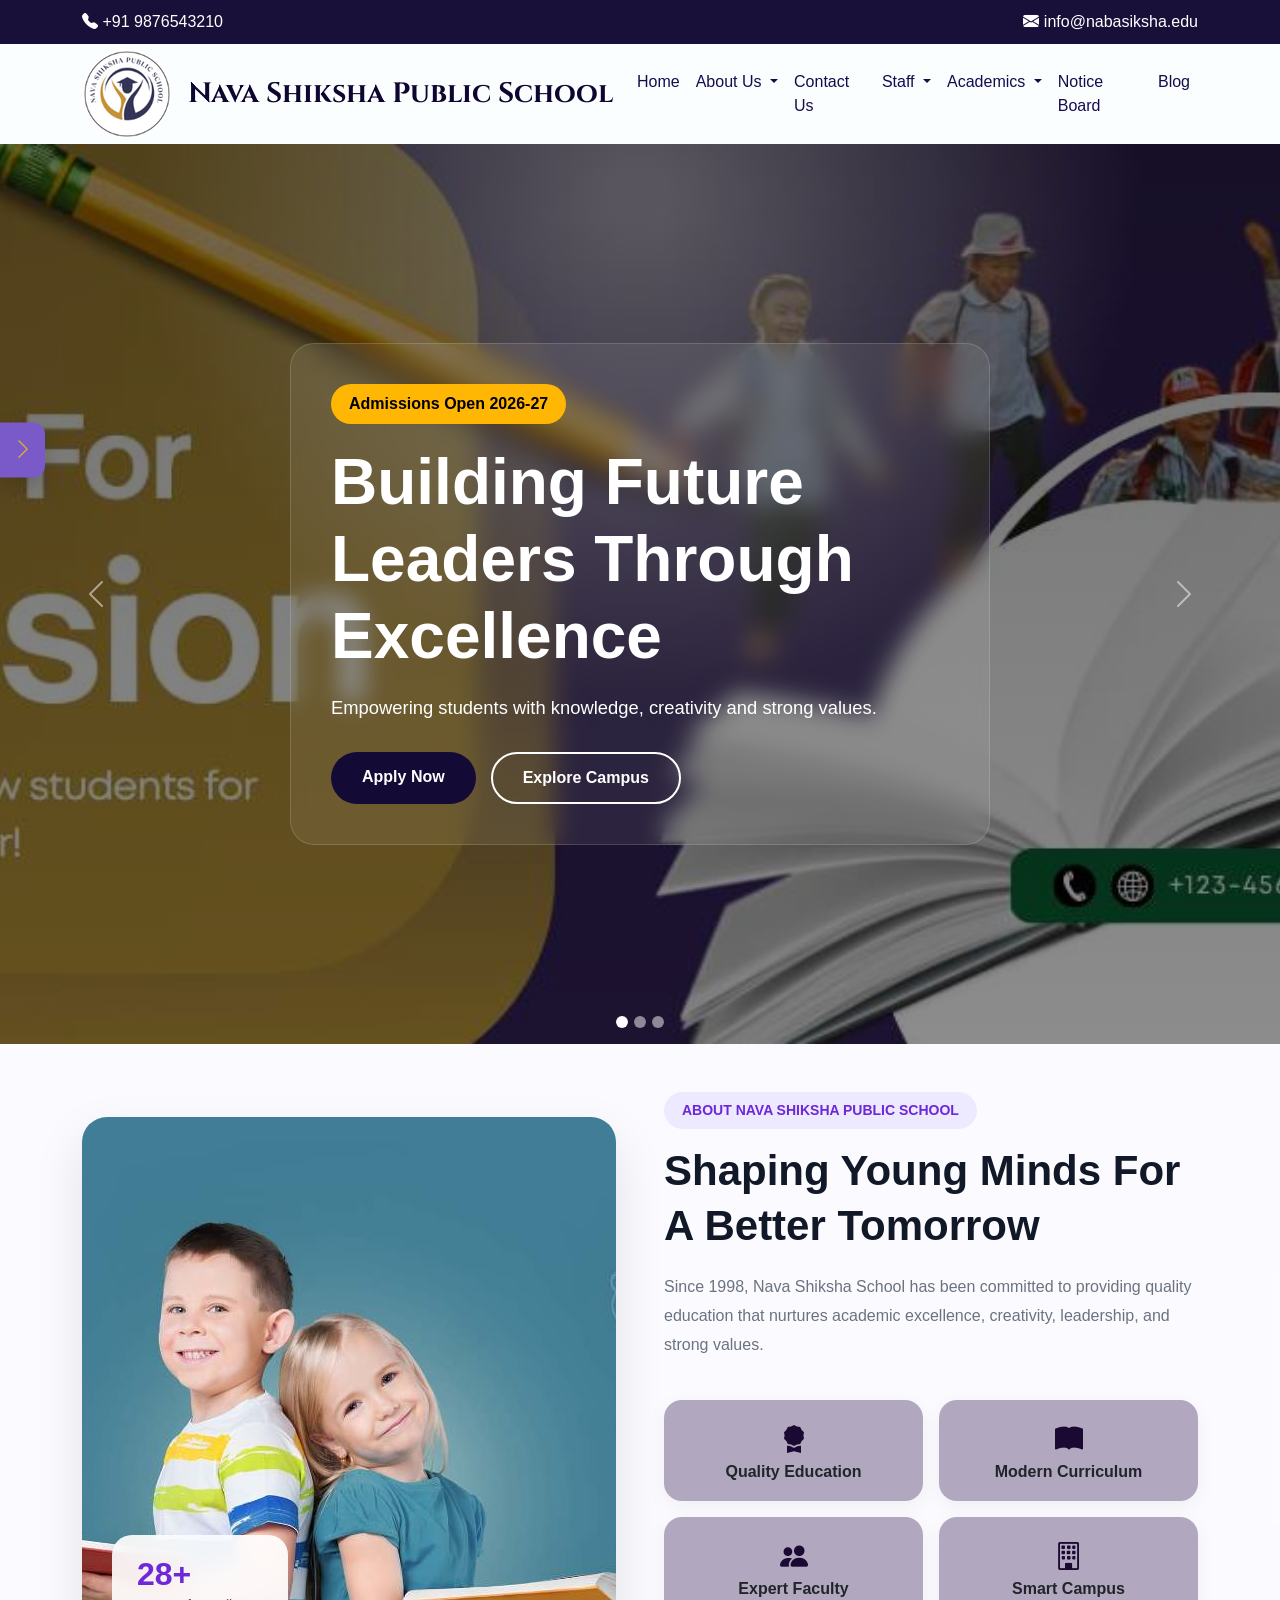
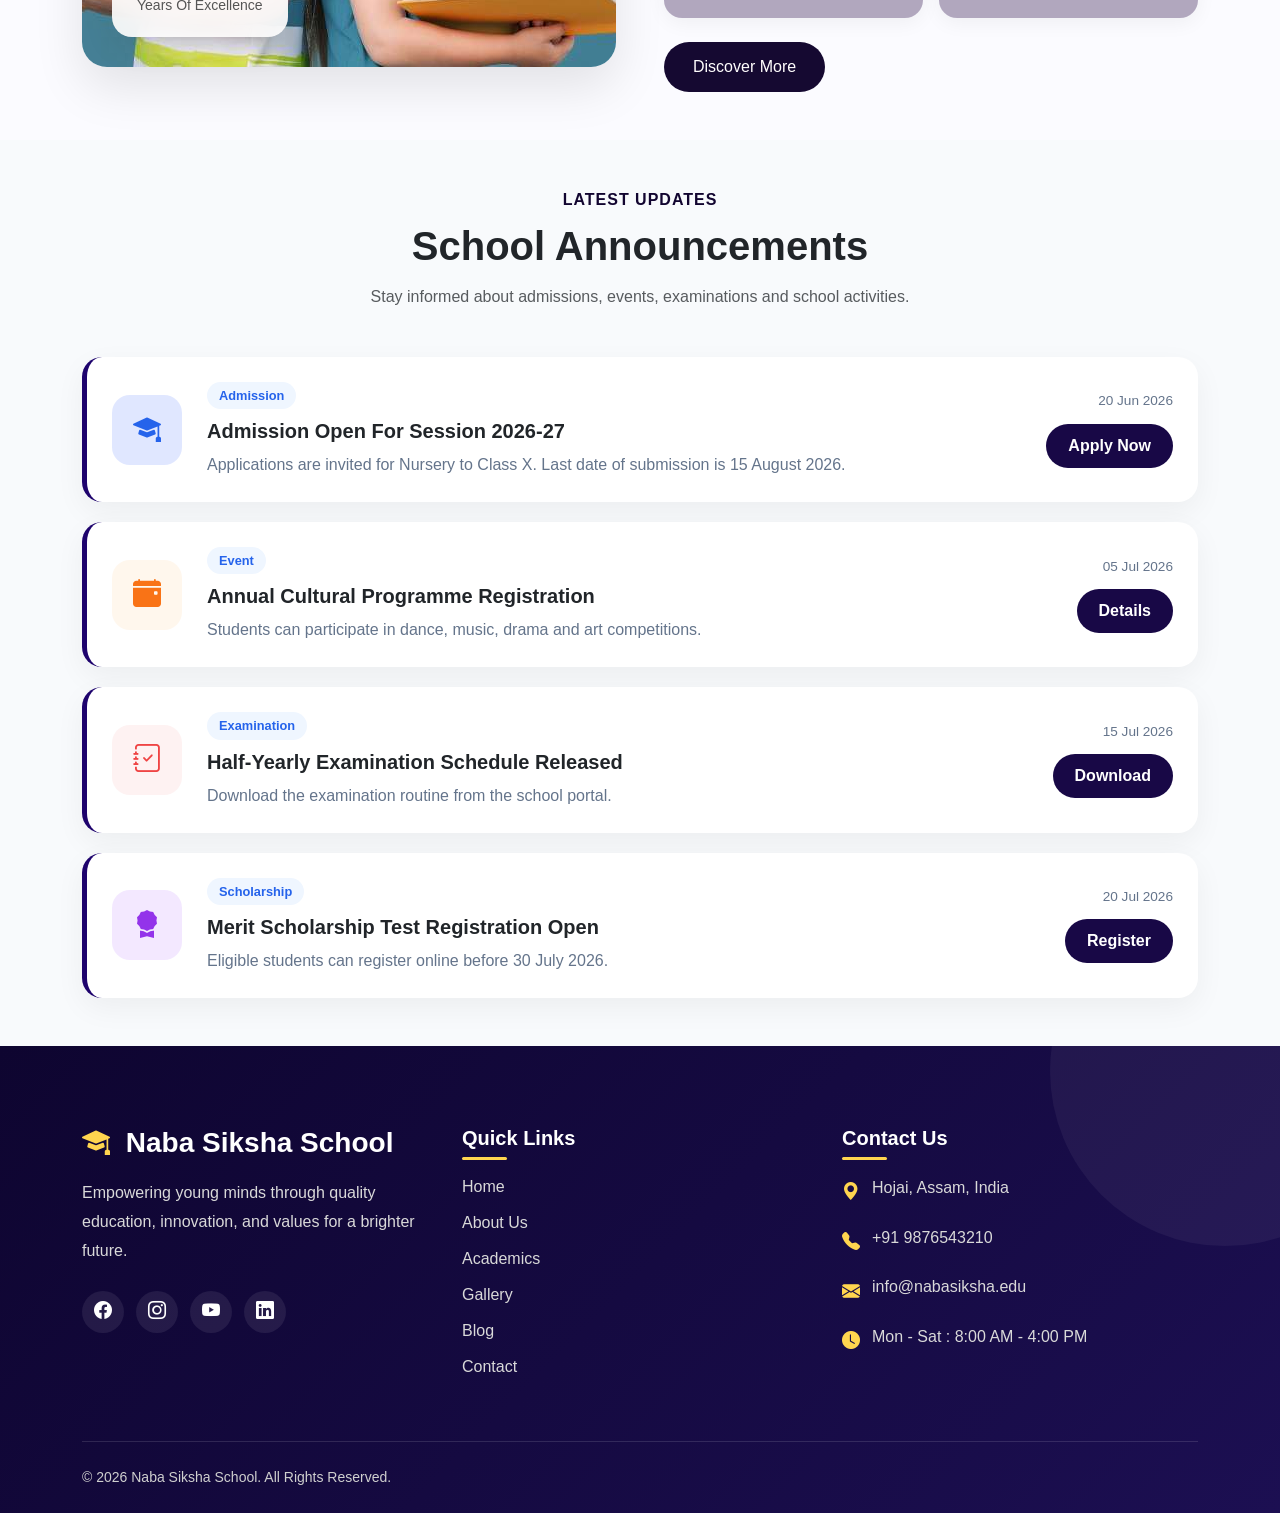
<file: index.html>
<!DOCTYPE html>
<html lang="en">
<head>
<meta charset="UTF-8">
<meta name="viewport" content="width=device-width, initial-scale=1.0">

<title>Naba Siksha School</title>

<!--Google Fonts-->
<link rel="preconnect" href="https://fonts.googleapis.com">
<link href="https://fonts.googleapis.com/css2?family=Cinzel:wght@500;600;700&display=swap" rel="stylesheet">

<link href="https://cdn.jsdelivr.net/npm/bootstrap@5.3.3/dist/css/bootstrap.min.css" rel="stylesheet">

<link rel="stylesheet" href="https://cdn.jsdelivr.net/npm/bootstrap-icons@1.11.3/font/bootstrap-icons.css">

<link rel="stylesheet"
href="https://cdn.jsdelivr.net/npm/bootstrap-icons@1.11.3/font/bootstrap-icons.min.css">
<link rel="stylesheet" href="https://cdn.jsdelivr.net/npm/bootstrap-icons@1.11.3/font/bootstrap-icons.css">

<link rel="stylesheet" href="assets/css/index.css">
</head>

<body>

<!-- Top Header -->
<div class="top-header">
    <div class="container">
        <div class="row">
            <div class="col-md-6">
                <span><i class="bi bi-telephone-fill"></i> +91 9876543210</span>
            </div>

            <div class="col-md-6 text-end">
                <span><i class="bi bi-envelope-fill"></i> info@nabasiksha.edu</span>
            </div>
        </div>
    </div>
</div>

<!-- Navbar -->
<nav class="navbar navbar-expand-lg navbar-dark sticky-top">
    <div class="container">

       <a class="navbar-brand d-flex align-items-center" href="index.html">
    
    <img src="assets/image/logo/logo.png"
         alt="School Logo"
         class="school-logo">

    <div class="ms-3">
        <h5 class="mb-0 school-name">
            Nava Shiksha Public School
        
    </div>

</a>

      <button class="navbar-toggler custom-toggler"
        type="button"
        data-bs-toggle="collapse"
        data-bs-target="#navbarContent"
        aria-label="Toggle navigation">

    <span></span>
    <span></span>
    <span></span>

</button>

        <div class="collapse navbar-collapse" id="navbarContent">

            <ul class="navbar-nav ms-auto">

                <li class="nav-item">
                    <a class="nav-link active" href="#">Home</a>
                </li>

                <li class="nav-item dropdown">
                    <a class="nav-link dropdown-toggle"
                       href="aboutus.html"
                       data-bs-toggle="dropdown">
                        About Us
                    </a>

                    <ul class="dropdown-menu">
                        <li>
                            <a class="dropdown-item" href="aboutus.html">
                                About The School
                            </a>
                        </li>

                        <li>
                            <a class="dropdown-item" href="#">
                                Vision & Goals
                            </a>
                        </li>
                    </ul>
                </li>
                 <li class="nav-item">
                    <a class="nav-link active" href="contactus.html">Contact Us</a>
                </li>

                <li class="nav-item dropdown">
                    <a class="nav-link dropdown-toggle"
                       href="#"
                       data-bs-toggle="dropdown">
                        Staff
                    </a>

                    <ul class="dropdown-menu">
                        <li><a class="dropdown-item" href="#">Rector's Message</a></li>
                        <li><a class="dropdown-item" href="#">Principal's Message</a></li>
                        <li><a class="dropdown-item" href="#">Our Faculty</a></li>
                        <li><a class="dropdown-item" href="#">Governing Body</a></li>
                    </ul>
                </li>

                <li class="nav-item dropdown">
                    <a class="nav-link dropdown-toggle"
                       href="#"
                       data-bs-toggle="dropdown">
                        Academics
                    </a>

                    <ul class="dropdown-menu">
                        <li><a class="dropdown-item" href="#">Sports</a></li>
                        <li><a class="dropdown-item" href="#">Occasions</a></li>
                        <li><a class="dropdown-item" href="#">Parent Teacher Meet</a></li>
                    </ul>
                </li>

                <li class="nav-item">
                    <a class="nav-link" href="noticeboard.html">Notice Board</a>
                </li>

                <li class="nav-item">
                    <a class="nav-link" href="#">Blog</a>
                </li>

            </ul>

        </div>
    </div>
</nav>

<!-- Hero Section -->
<section class="hero-section">

    <div id="schoolSlider"
         class="carousel slide carousel-fade"
         data-bs-ride="carousel">

        <!-- Indicators -->
        <div class="carousel-indicators">
            <button type="button"
                    data-bs-target="#schoolSlider"
                    data-bs-slide-to="0"
                    class="active"></button>

            <button type="button"
                    data-bs-target="#schoolSlider"
                    data-bs-slide-to="1"></button>

            <button type="button"
                    data-bs-target="#schoolSlider"
                    data-bs-slide-to="2"></button>
        </div>

        <div class="carousel-inner">

            <!-- Slide 1 -->
            <div class="carousel-item active">
                <img src="assets/image/1.jpg" class="d-block w-100" alt="School">

                <div class="overlay"></div>

               <div class="carousel-caption d-flex align-items-center justify-content-center h-100">
                    <div class="hero-content">
                        <span class="hero-badge">
                            Admissions Open 2026-27
                        </span>

                        <h1>
                            Building Future Leaders Through Excellence
                        </h1>

                        <p>
                            Empowering students with knowledge,
                            creativity and strong values.
                        </p>

                        <div class="hero-buttons">
                            <a href="#" class="btn btn-primary-custom">
                                Apply Now
                            </a>

                            <a href="#" class="btn btn-outline-custom">
                                Explore Campus
                            </a>
                        </div>
                    </div>
                </div>
            </div>

            <!-- Slide 2 -->
            <div class="carousel-item">
                <img src="assets/image/2.jpg" class="d-block w-100" alt="Students">

                <div class="overlay"></div>

                <div class="carousel-caption d-flex align-items-center justify-content-center h-100">
                    <div class="hero-content">
                        <span class="hero-badge">
                            Learn • Lead • Inspire
                        </span>

                        <h1>
                            Where Knowledge Meets Character
                        </h1>

                        <p>
                            Creating confident learners and responsible
                            citizens for tomorrow.
                        </p>
                    </div>
                </div>
            </div>

            <!-- Slide 3 -->
            <div class="carousel-item">
                <img src="assets/image/3.jpg" class="d-block w-100" alt="Campus">

                <div class="overlay"></div>

               <div class="carousel-caption d-flex align-items-center justify-content-center h-100">
                    <div class="hero-content">
                        <span class="hero-badge">
                            Modern Learning Environment
                        </span>

                        <h1>
                            Preparing Students For The Future
                        </h1>

                        <p>
                            Smart classrooms, innovation and holistic
                            development.
                        </p>
                    </div>
                </div>
            </div>

        </div>

        <!-- Controls -->
        <button class="carousel-control-prev"
                type="button"
                data-bs-target="#schoolSlider"
                data-bs-slide="prev">
            <span class="carousel-control-prev-icon"></span>
        </button>

        <button class="carousel-control-next"
                type="button"
                data-bs-target="#schoolSlider"
                data-bs-slide="next">
            <span class="carousel-control-next-icon"></span>
        </button>

    </div>

</section>
<!-- About Section -->
<section class="about-section py-5">
    <div class="container">

        <div class="row align-items-center g-5">

            <!-- Left Image -->
            <div class="col-lg-6">

                <div class="about-image-box">

                    <img src="assets/image/about.jpg"
                         class="img-fluid about-img"
                         alt="School">

                    <div class="experience-card">
                        <h2>28+</h2>
                        <span>Years Of Excellence</span>
                    </div>

                </div>

            </div>

            <!-- Right Content -->
            <div class="col-lg-6">

                <span class="section-tag">
                    ABOUT NAVA SHIKSHA PUBLIC SCHOOL
                </span>

                <h2 class="about-title">
                    Shaping Young Minds For A Better Tomorrow
                </h2>

                <p class="about-text">
                    Since 1998, Nava Shiksha School has been committed
                    to providing quality education that nurtures
                    academic excellence, creativity, leadership,
                    and strong values.
                </p>

                <!-- Features -->
                <div class="row g-3 mt-4">

                    <div class="col-6">
                        <div class="feature-card">
                            <i class="bi bi-award-fill"></i>
                            <h6>Quality Education</h6>
                        </div>
                    </div>

                    <div class="col-6">
                        <div class="feature-card">
                            <i class="bi bi-book-fill"></i>
                            <h6>Modern Curriculum</h6>
                        </div>
                    </div>

                    <div class="col-6">
                        <div class="feature-card">
                            <i class="bi bi-people-fill"></i>
                            <h6>Expert Faculty</h6>
                        </div>
                    </div>

                    <div class="col-6">
                        <div class="feature-card">
                            <i class="bi bi-building"></i>
                            <h6>Smart Campus</h6>
                        </div>
                    </div>

                </div>

                <a href="#" class="btn btn-theme mt-4">
                    Discover More
                </a>

            </div>

        </div>

    </div>
</section>

<!-- Notice Board Section -->
<section class="notice-section py-5">
    <div class="container">

        <div class="text-center mb-5">
            <span class="notice-subtitle">LATEST UPDATES</span>
            <h2 class="section-title">School Announcements</h2>
            <p class="text-muted">
                Stay informed about admissions, events, examinations and school activities.
            </p>
        </div>

        <div class="notice-timeline">

            <!-- Notice -->
            <div class="notice-box">
                <div class="notice-icon">
                    <i class="bi bi-mortarboard-fill"></i>
                </div>

                <div class="notice-content">
                    <span class="notice-category">Admission</span>
                    <h5>Admission Open For Session 2026-27</h5>
                    <p>
                        Applications are invited for Nursery to Class X.
                        Last date of submission is 15 August 2026.
                    </p>
                </div>

                <div class="notice-action">
                    <span class="notice-date">20 Jun 2026</span>
                    <a href="#" class="btn-view">Apply Now</a>
                </div>
            </div>

            <!-- Notice -->
            <div class="notice-box">
                <div class="notice-icon event">
                    <i class="bi bi-calendar-event-fill"></i>
                </div>

                <div class="notice-content">
                    <span class="notice-category">Event</span>
                    <h5>Annual Cultural Programme Registration</h5>
                    <p>
                        Students can participate in dance, music, drama and art competitions.
                    </p>
                </div>

                <div class="notice-action">
                    <span class="notice-date">05 Jul 2026</span>
                    <a href="#" class="btn-view">Details</a>
                </div>
            </div>

            <!-- Notice -->
            <div class="notice-box">
                <div class="notice-icon exam">
                    <i class="bi bi-journal-check"></i>
                </div>

                <div class="notice-content">
                    <span class="notice-category">Examination</span>
                    <h5>Half-Yearly Examination Schedule Released</h5>
                    <p>
                        Download the examination routine from the school portal.
                    </p>
                </div>

                <div class="notice-action">
                    <span class="notice-date">15 Jul 2026</span>
                    <a href="#" class="btn-view">Download</a>
                </div>
            </div>

            <!-- Notice -->
            <div class="notice-box">
                <div class="notice-icon scholarship">
                    <i class="bi bi-award-fill"></i>
                </div>

                <div class="notice-content">
                    <span class="notice-category">Scholarship</span>
                    <h5>Merit Scholarship Test Registration Open</h5>
                    <p>
                        Eligible students can register online before 30 July 2026.
                    </p>
                </div>

                <div class="notice-action">
                    <span class="notice-date">20 Jul 2026</span>
                    <a href="#" class="btn-view">Register</a>
                </div>
            </div>

        </div>

    </div>
</section>

<!-- Footer -->
<footer class="footer-section">

    <div class="container">

        <div class="row gy-5">

            <!-- School Info -->
            <div class="col-lg-4 col-md-6">
                <div class="footer-widget">

                    <h3 class="footer-logo">
                        <i class="bi bi-mortarboard-fill"></i>
                        Naba Siksha School
                    </h3>

                    <p class="footer-text">
                        Empowering young minds through quality education,
                        innovation, and values for a brighter future.
                    </p>

                    <div class="social-links">

                        <a href="#">
                            <i class="bi bi-facebook"></i>
                        </a>

                        <a href="#">
                            <i class="bi bi-instagram"></i>
                        </a>

                        <a href="#">
                            <i class="bi bi-youtube"></i>
                        </a>

                        <a href="#">
                            <i class="bi bi-linkedin"></i>
                        </a>

                    </div>

                </div>
            </div>

            <!-- Quick Links -->
            <div class="col-lg-4 col-md-6">
                <div class="footer-widget">

                    <h5>Quick Links</h5>

                    <ul class="footer-links">

                        <li>
                            <a href="#">Home</a>
                        </li>

                        <li>
                            <a href="#">About Us</a>
                        </li>

                        <li>
                            <a href="#">Academics</a>
                        </li>

                        <li>
                            <a href="#">Gallery</a>
                        </li>

                        <li>
                            <a href="#">Blog</a>
                        </li>

                        <li>
                            <a href="#">Contact</a>
                        </li>

                    </ul>

                </div>
            </div>

            <!-- Contact Info -->
            <div class="col-lg-4">
                <div class="footer-widget">

                    <h5>Contact Us</h5>

                    <ul class="footer-contact">

                        <li>
                            <i class="bi bi-geo-alt-fill"></i>
                            Hojai, Assam, India
                        </li>

                        <li>
                            <i class="bi bi-telephone-fill"></i>
                            +91 9876543210
                        </li>

                        <li>
                            <i class="bi bi-envelope-fill"></i>
                            info@nabasiksha.edu
                        </li>

                        <li>
                            <i class="bi bi-clock-fill"></i>
                            Mon - Sat : 8:00 AM - 4:00 PM
                        </li>

                    </ul>

                </div>
            </div>

        </div>

        <!-- Footer Bottom -->
        <div class="footer-bottom">

            <p>
                © 2026 Naba Siksha School. All Rights Reserved.
            </p>

           

        </div>

    </div>

</footer>
<div class="social-wrapper">

    <div class="social-toggle">
        <i class="bi bi-chevron-right"></i>
    </div>

    <div class="social-menu">

        <a href="#" class="facebook">
            <i class="bi bi-facebook"></i>
        </a>

        <a href="#" class="instagram">
            <i class="bi bi-instagram"></i>
        </a>

        <a href="#" class="youtube">
            <i class="bi bi-youtube"></i>
        </a>

        <a href="#" class="whatsapp">
            <i class="bi bi-whatsapp"></i>
        </a>

    </div>

</div>

<script src="https://cdn.jsdelivr.net/npm/bootstrap@5.3.3/dist/js/bootstrap.bundle.min.js"></script>
<script src="assets/js/main.js"></script>



</body>
</html>
</file>
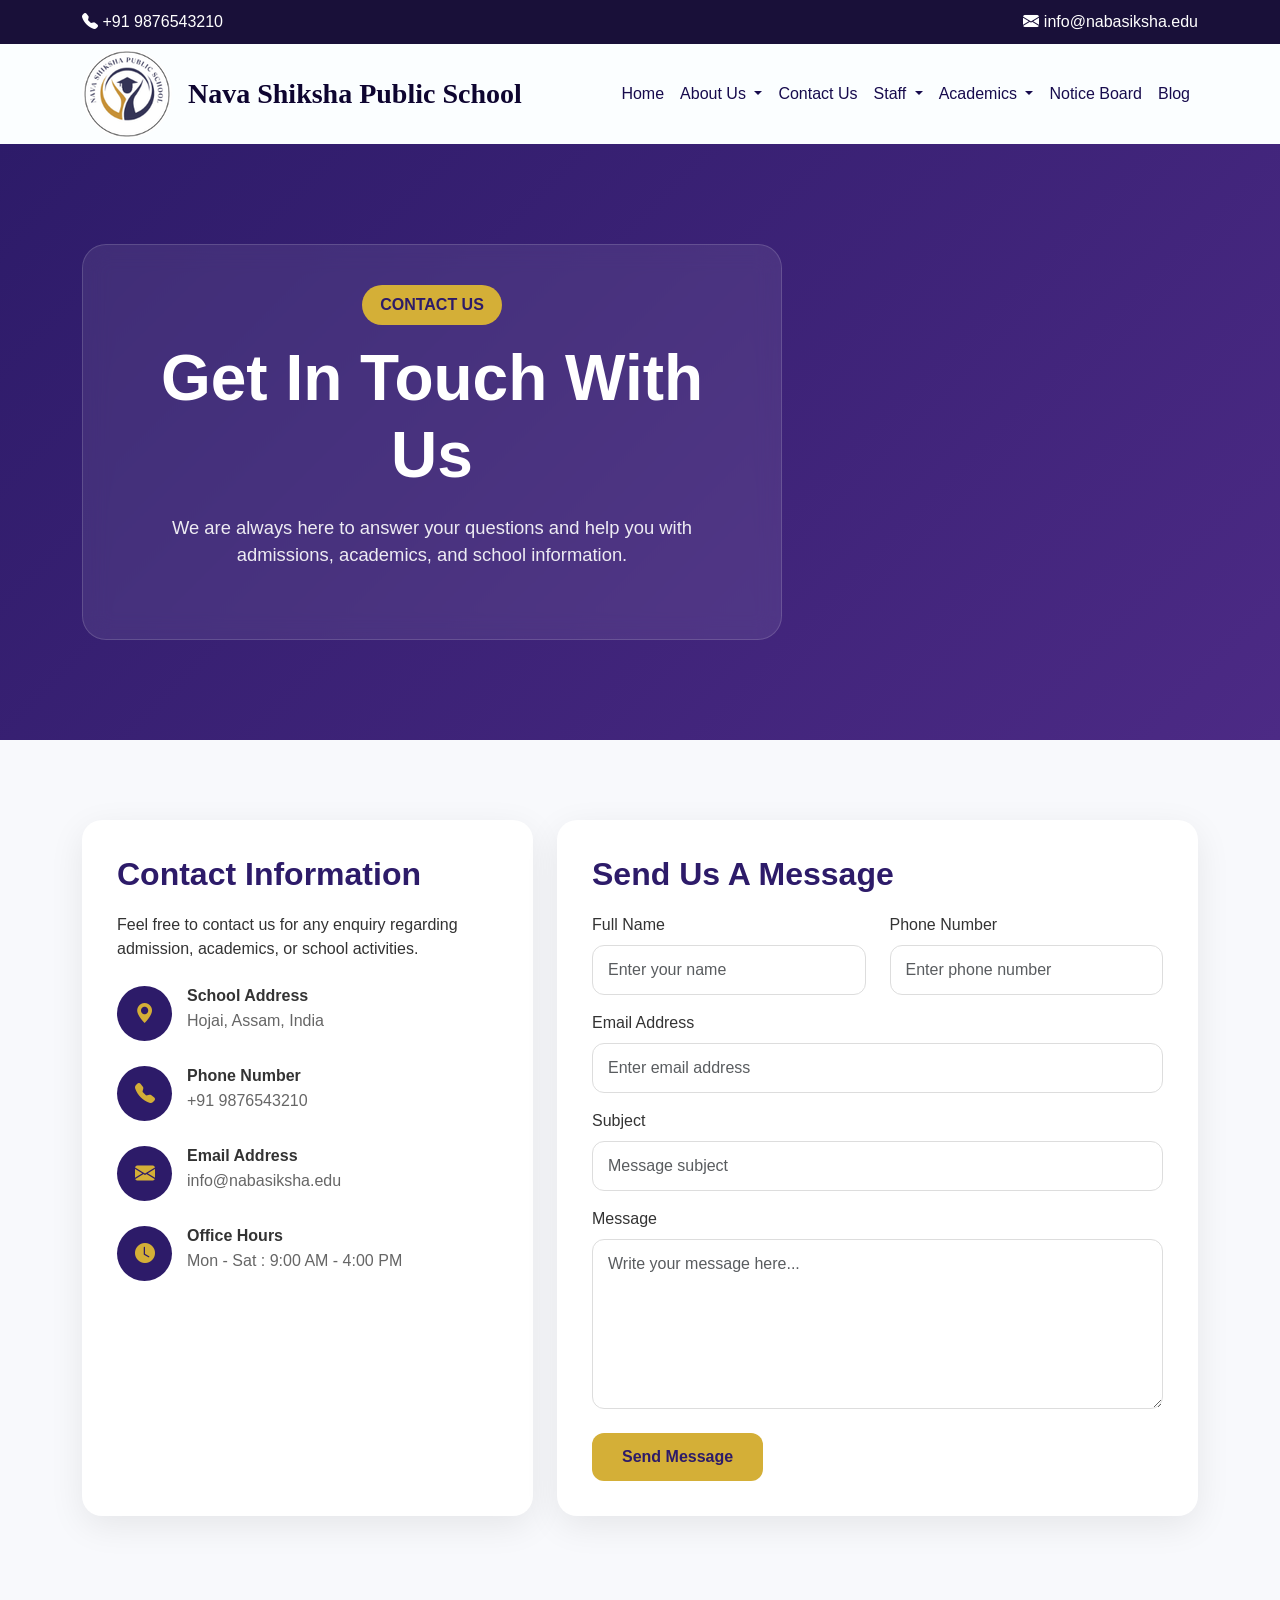
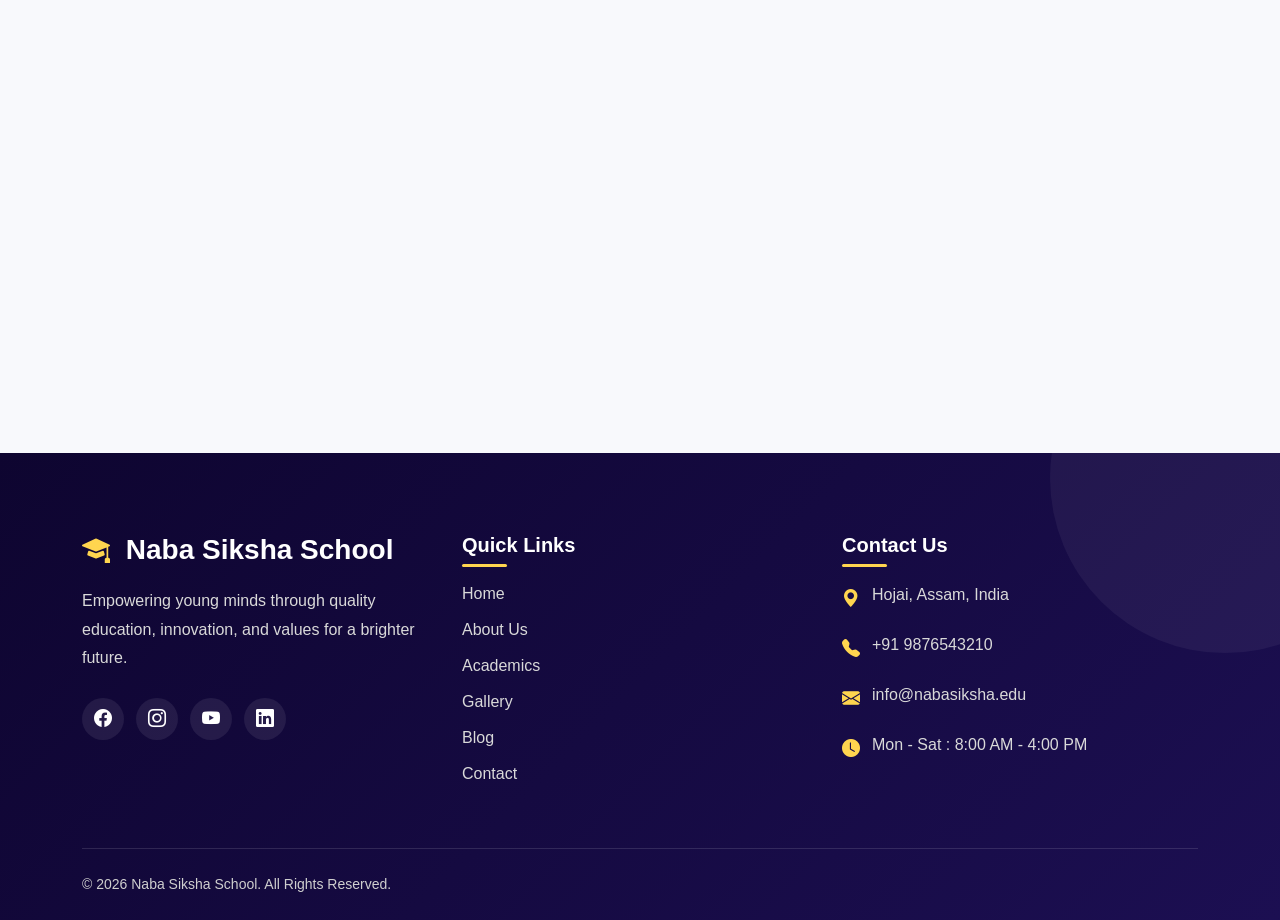
<file: contactus.html>
<!DOCTYPE html>
<html lang="en">
<head>
    <meta charset="UTF-8">
    <meta name="viewport" content="width=device-width, initial-scale=1.0">
    <title>Contact Us | Naba Siksha School</title>

    <link href="https://cdn.jsdelivr.net/npm/bootstrap@5.3.3/dist/css/bootstrap.min.css" rel="stylesheet">

    <link rel="stylesheet" href="assets/css/contactus.css">
    <link rel="stylesheet" href="assets/css/index.css">

    <link rel="stylesheet" href="https://cdn.jsdelivr.net/npm/bootstrap-icons@1.11.3/font/bootstrap-icons.css">
</head>
<body>

    <!-- Top Header -->
<div class="top-header">
    <div class="container">
        <div class="row">
            <div class="col-md-6">
                <span><i class="bi bi-telephone-fill"></i> +91 9876543210</span>
            </div>

            <div class="col-md-6 text-end">
                <span><i class="bi bi-envelope-fill"></i> info@nabasiksha.edu</span>
            </div>
        </div>
    </div>
</div>

<!-- Navbar -->
<nav class="navbar navbar-expand-lg navbar-dark sticky-top">
    <div class="container">

       <a class="navbar-brand d-flex align-items-center" href="index.html">
    
    <img src="assets/image/logo/logo.png"
         alt="School Logo"
         class="school-logo">

    <div class="ms-3">
        <h5 class="mb-0 school-name">
            Nava Shiksha Public School
        
    </div>

</a>

      <button class="navbar-toggler custom-toggler"
        type="button"
        data-bs-toggle="collapse"
        data-bs-target="#navbarContent"
        aria-label="Toggle navigation">

    <span></span>
    <span></span>
    <span></span>

</button>

        <div class="collapse navbar-collapse" id="navbarContent">

            <ul class="navbar-nav ms-auto">

                <li class="nav-item">
                    <a class="nav-link active" href="#">Home</a>
                </li>

                <li class="nav-item dropdown">
                    <a class="nav-link dropdown-toggle"
                       href="aboutus.html"
                       data-bs-toggle="dropdown">
                        About Us
                    </a>

                    <ul class="dropdown-menu">
                        <li>
                            <a class="dropdown-item" href="aboutus.html">
                                About The School
                            </a>
                        </li>

                        <li>
                            <a class="dropdown-item" href="#">
                                Vision & Goals
                            </a>
                        </li>
                    </ul>
                </li>
                 <li class="nav-item">
                    <a class="nav-link active" href="contactus.html">Contact Us</a>
                </li>

                <li class="nav-item dropdown">
                    <a class="nav-link dropdown-toggle"
                       href="#"
                       data-bs-toggle="dropdown">
                        Staff
                    </a>

                    <ul class="dropdown-menu">
                        <li><a class="dropdown-item" href="#">Rector's Message</a></li>
                        <li><a class="dropdown-item" href="#">Principal's Message</a></li>
                        <li><a class="dropdown-item" href="#">Our Faculty</a></li>
                        <li><a class="dropdown-item" href="#">Governing Body</a></li>
                    </ul>
                </li>

                <li class="nav-item dropdown">
                    <a class="nav-link dropdown-toggle"
                       href="#"
                       data-bs-toggle="dropdown">
                        Academics
                    </a>

                    <ul class="dropdown-menu">
                        <li><a class="dropdown-item" href="#">Sports</a></li>
                        <li><a class="dropdown-item" href="#">Occasions</a></li>
                        <li><a class="dropdown-item" href="#">Parent Teacher Meet</a></li>
                    </ul>
                </li>

                <li class="nav-item">
                    <a class="nav-link" href="#">Notice Board</a>
                </li>

                <li class="nav-item">
                    <a class="nav-link" href="#">Blog</a>
                </li>

            </ul>

        </div>
    </div>
</nav>

   


    <!-- Contact Hero -->
    <section class="contact-hero">
        <div class="container">
            <div class="hero-content">
                <span class="page-tag">CONTACT US</span>
                <h1>Get In Touch With Us</h1>
                <p>
                    We are always here to answer your questions and help you
                    with admissions, academics, and school information.
                </p>
            </div>
        </div>
    </section>


    <!-- Contact Section -->
    <section class="contact-section">
        <div class="container">

            <div class="row g-4">

                <!-- Contact Information -->
                <div class="col-lg-5">

                    <div class="contact-info-card">

                        <h2>Contact Information</h2>

                        <p>
                            Feel free to contact us for any enquiry regarding
                            admission, academics, or school activities.
                        </p>

                        <div class="info-box">
                            <div class="icon">
                                <i class="bi bi-geo-alt-fill"></i>
                            </div>

                            <div>
                                <h6>School Address</h6>
                                <p>Hojai, Assam, India</p>
                            </div>
                        </div>

                        <div class="info-box">
                            <div class="icon">
                                <i class="bi bi-telephone-fill"></i>
                            </div>

                            <div>
                                <h6>Phone Number</h6>
                                <p>+91 9876543210</p>
                            </div>
                        </div>

                        <div class="info-box">
                            <div class="icon">
                                <i class="bi bi-envelope-fill"></i>
                            </div>

                            <div>
                                <h6>Email Address</h6>
                                <p>info@nabasiksha.edu</p>
                            </div>
                        </div>

                        <div class="info-box">
                            <div class="icon">
                                <i class="bi bi-clock-fill"></i>
                            </div>

                            <div>
                                <h6>Office Hours</h6>
                                <p>Mon - Sat : 9:00 AM - 4:00 PM</p>
                            </div>
                        </div>

                    </div>

                </div>

                <!-- Contact Form -->
                <div class="col-lg-7">

                    <div class="contact-form-card">

                        <h2>Send Us A Message</h2>

                        <form>

                            <div class="row">

                                <div class="col-md-6 mb-3">
                                    <label class="form-label">
                                        Full Name
                                    </label>

                                    <input type="text"
                                           class="form-control"
                                           placeholder="Enter your name">
                                </div>

                                <div class="col-md-6 mb-3">
                                    <label class="form-label">
                                        Phone Number
                                    </label>

                                    <input type="text"
                                           class="form-control"
                                           placeholder="Enter phone number">
                                </div>

                            </div>

                            <div class="mb-3">
                                <label class="form-label">
                                    Email Address
                                </label>

                                <input type="email"
                                       class="form-control"
                                       placeholder="Enter email address">
                            </div>

                            <div class="mb-3">
                                <label class="form-label">
                                    Subject
                                </label>

                                <input type="text"
                                       class="form-control"
                                       placeholder="Message subject">
                            </div>

                            <div class="mb-4">
                                <label class="form-label">
                                    Message
                                </label>

                                <textarea rows="6"
                                          class="form-control"
                                          placeholder="Write your message here..."></textarea>
                            </div>

                            <button type="submit" class="btn contact-btn">
                                Send Message
                            </button>

                        </form>

                    </div>

                </div>

            </div>

        </div>
    </section>


    <!-- Google Map -->
    <section class="map-section">

        <iframe
            src="https://www.google.com/maps/embed?pb="
            allowfullscreen=""
            loading="lazy">
        </iframe>

    </section>


    <!-- Footer -->
<footer class="footer-section">

    <div class="container">

        <div class="row gy-5">

            <!-- School Info -->
            <div class="col-lg-4 col-md-6">
                <div class="footer-widget">

                    <h3 class="footer-logo">
                        <i class="bi bi-mortarboard-fill"></i>
                        Naba Siksha School
                    </h3>

                    <p class="footer-text">
                        Empowering young minds through quality education,
                        innovation, and values for a brighter future.
                    </p>

                    <div class="social-links">

                        <a href="#">
                            <i class="bi bi-facebook"></i>
                        </a>

                        <a href="#">
                            <i class="bi bi-instagram"></i>
                        </a>

                        <a href="#">
                            <i class="bi bi-youtube"></i>
                        </a>

                        <a href="#">
                            <i class="bi bi-linkedin"></i>
                        </a>

                    </div>

                </div>
            </div>

            <!-- Quick Links -->
            <div class="col-lg-4 col-md-6">
                <div class="footer-widget">

                    <h5>Quick Links</h5>

                    <ul class="footer-links">

                        <li>
                            <a href="#">Home</a>
                        </li>

                        <li>
                            <a href="#">About Us</a>
                        </li>

                        <li>
                            <a href="#">Academics</a>
                        </li>

                        <li>
                            <a href="#">Gallery</a>
                        </li>

                        <li>
                            <a href="#">Blog</a>
                        </li>

                        <li>
                            <a href="#">Contact</a>
                        </li>

                    </ul>

                </div>
            </div>

            <!-- Contact Info -->
            <div class="col-lg-4">
                <div class="footer-widget">

                    <h5>Contact Us</h5>

                    <ul class="footer-contact">

                        <li>
                            <i class="bi bi-geo-alt-fill"></i>
                            Hojai, Assam, India
                        </li>

                        <li>
                            <i class="bi bi-telephone-fill"></i>
                            +91 9876543210
                        </li>

                        <li>
                            <i class="bi bi-envelope-fill"></i>
                            info@nabasiksha.edu
                        </li>

                        <li>
                            <i class="bi bi-clock-fill"></i>
                            Mon - Sat : 8:00 AM - 4:00 PM
                        </li>

                    </ul>

                </div>
            </div>

        </div>

        <!-- Footer Bottom -->
        <div class="footer-bottom">

            <p>
                © 2026 Naba Siksha School. All Rights Reserved.
            </p>

           

        </div>

    </div>

</footer>

<script src="https://cdn.jsdelivr.net/npm/bootstrap@5.3.3/dist/js/bootstrap.bundle.min.js"></script>
<script src="assets/js/main.js"></script>

</body>
</html>
</file>
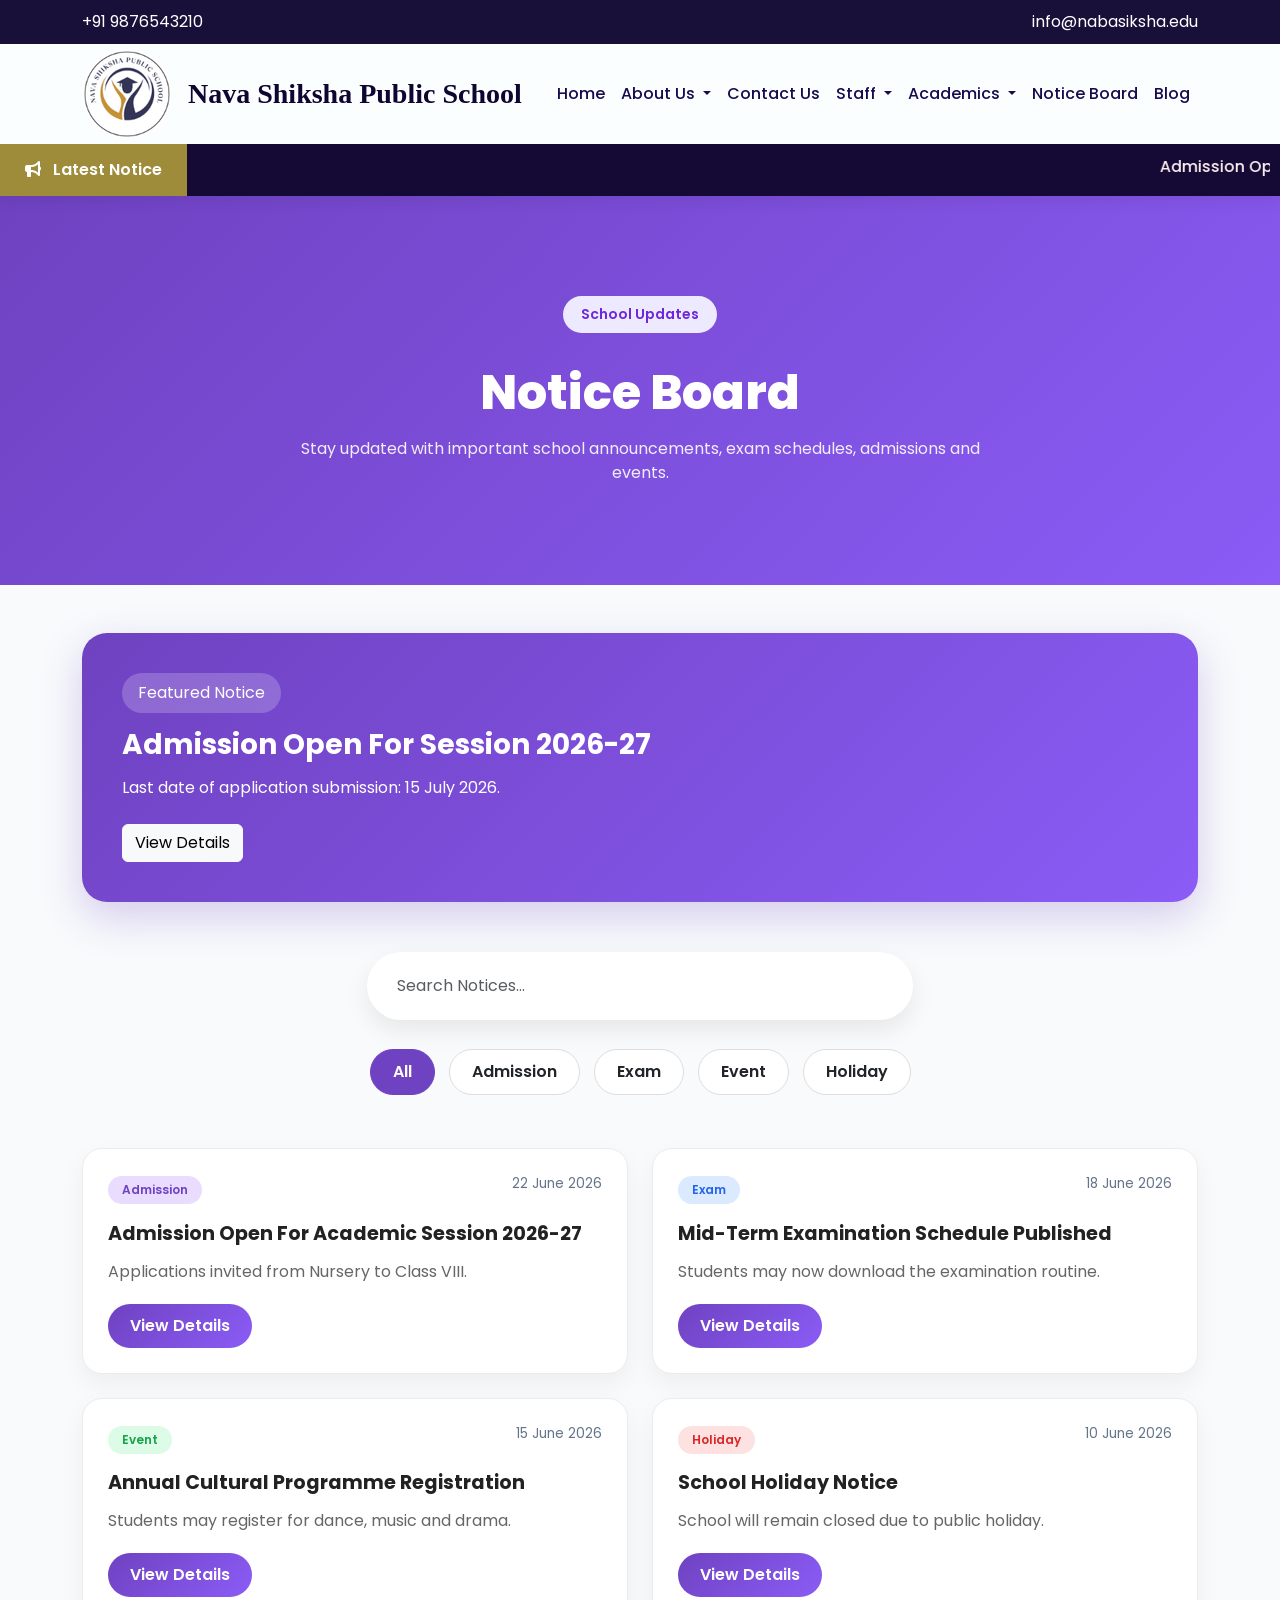
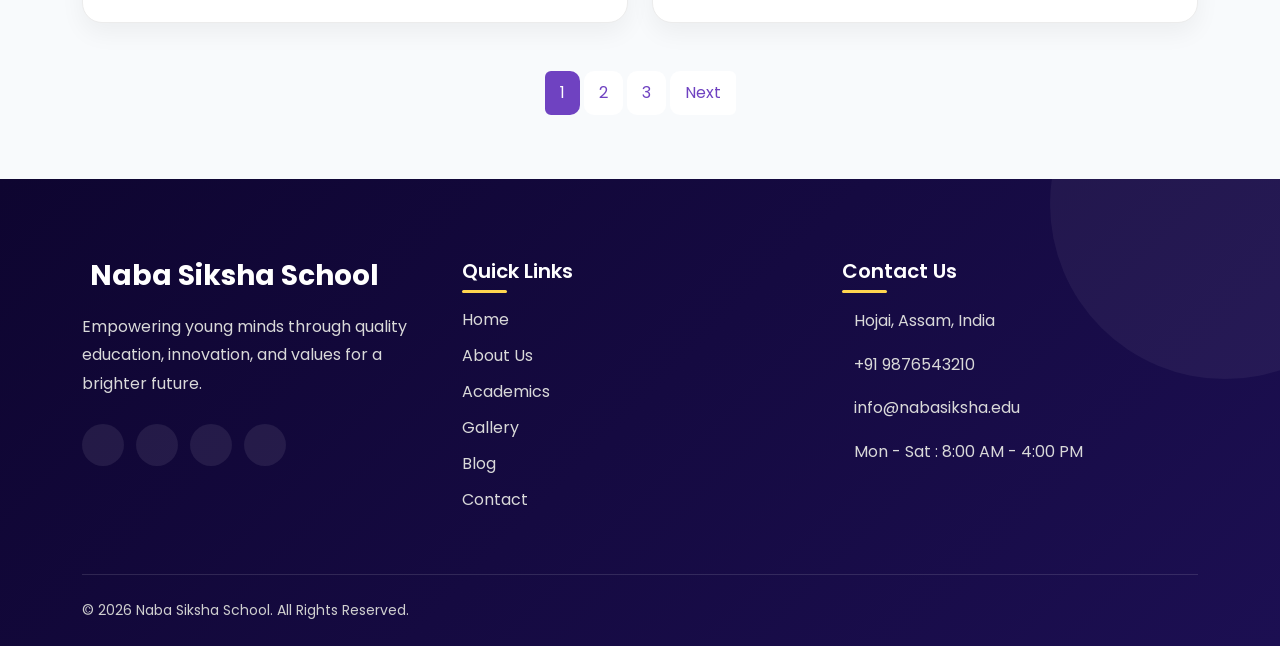
<file: noticeboard.html>
<!DOCTYPE html>
<html lang="en">

<head>
    <meta charset="UTF-8">
    <meta name="viewport" content="width=device-width, initial-scale=1.0">
    <title>Notice Board | Naba Siksha School</title>

    <!-- Bootstrap 5 -->
    <link href="https://cdn.jsdelivr.net/npm/bootstrap@5.3.7/dist/css/bootstrap.min.css" rel="stylesheet">

    <!-- Font Awesome -->
    <link rel="stylesheet"
        href="https://cdnjs.cloudflare.com/ajax/libs/font-awesome/6.7.2/css/all.min.css">

    <!-- Custom CSS -->
    <link rel="stylesheet" href="assets/css/notice.css">
    <link rel="stylesheet" href="assets/css/index.css">
</head>

<body>

    <!-- Top Header -->
<div class="top-header">
    <div class="container">
        <div class="row">
            <div class="col-md-6">
                <span><i class="bi bi-telephone-fill"></i> +91 9876543210</span>
            </div>

            <div class="col-md-6 text-end">
                <span><i class="bi bi-envelope-fill"></i> info@nabasiksha.edu</span>
            </div>
        </div>
    </div>
</div>

<!-- Navbar -->
<nav class="navbar navbar-expand-lg navbar-dark sticky-top">
    <div class="container">

       <a class="navbar-brand d-flex align-items-center" href="index.html">
    
    <img src="assets/image/logo/logo.png"
         alt="School Logo"
         class="school-logo">

    <div class="ms-3">
        <h5 class="mb-0 school-name">
            Nava Shiksha Public School
        
    </div>

</a>

      <button class="navbar-toggler custom-toggler"
        type="button"
        data-bs-toggle="collapse"
        data-bs-target="#navbarContent"
        aria-label="Toggle navigation">

    <span></span>
    <span></span>
    <span></span>

</button>

        <div class="collapse navbar-collapse" id="navbarContent">

            <ul class="navbar-nav ms-auto">

                <li class="nav-item">
                    <a class="nav-link active" href="#">Home</a>
                </li>

                <li class="nav-item dropdown">
                    <a class="nav-link dropdown-toggle"
                       href="aboutus.html"
                       data-bs-toggle="dropdown">
                        About Us
                    </a>

                    <ul class="dropdown-menu">
                        <li>
                            <a class="dropdown-item" href="aboutus.html">
                                About The School
                            </a>
                        </li>

                        <li>
                            <a class="dropdown-item" href="#">
                                Vision & Goals
                            </a>
                        </li>
                    </ul>
                </li>
                 <li class="nav-item">
                    <a class="nav-link active" href="contactus.html">Contact Us</a>
                </li>

                <li class="nav-item dropdown">
                    <a class="nav-link dropdown-toggle"
                       href="#"
                       data-bs-toggle="dropdown">
                        Staff
                    </a>

                    <ul class="dropdown-menu">
                        <li><a class="dropdown-item" href="#">Rector's Message</a></li>
                        <li><a class="dropdown-item" href="#">Principal's Message</a></li>
                        <li><a class="dropdown-item" href="#">Our Faculty</a></li>
                        <li><a class="dropdown-item" href="#">Governing Body</a></li>
                    </ul>
                </li>

                <li class="nav-item dropdown">
                    <a class="nav-link dropdown-toggle"
                       href="#"
                       data-bs-toggle="dropdown">
                        Academics
                    </a>

                    <ul class="dropdown-menu">
                        <li><a class="dropdown-item" href="#">Sports</a></li>
                        <li><a class="dropdown-item" href="#">Occasions</a></li>
                        <li><a class="dropdown-item" href="#">Parent Teacher Meet</a></li>
                    </ul>
                </li>

                <li class="nav-item">
                    <a class="nav-link" href="noticeboard.html">Notice Board</a>
                </li>

                <li class="nav-item">
                    <a class="nav-link" href="#">Blog</a>
                </li>

            </ul>

        </div>
    </div>
</nav>


    <!-- ==========================
         NOTICE TICKER
    =========================== -->

    <section class="notice-ticker">
        <div class="ticker-wrapper">

            <div class="ticker-label">
                <i class="fas fa-bullhorn me-2"></i>
                Latest Notice
            </div>

            <div class="ticker-content">
                <marquee>
                    Admission Open for Session 2026-27 |
                    Mid-Term Examination Schedule Published |
                    Cultural Programme Registration Started |
                    School Holiday on 30 June 2026
                </marquee>
            </div>

        </div>
    </section>


    <!-- ==========================
         PAGE HEADER
    =========================== -->

    <section class="notice-header">

        <div class="container text-center">

            <span class="section-tag">
                 School Updates
            </span>

            <h1 class="mt-3">
                Notice Board
            </h1>

            <p>
                Stay updated with important school announcements,
                exam schedules, admissions and events.
            </p>

        </div>

    </section>


    <!-- ==========================
         NOTICE SECTION
    =========================== -->

    <section class="notice-section py-5">

        <div class="container">

            <!-- Featured Notice -->

            <div class="featured-notice">

                <span class="featured-badge">
                    Featured Notice
                </span>

                <h3>
                    Admission Open For Session 2026-27
                </h3>

                <p>
                    Last date of application submission:
                    15 July 2026.
                </p>

                <button class="btn btn-light mt-2"
                    data-bs-toggle="modal"
                    data-bs-target="#noticeModal">

                    View Details

                </button>

            </div>


            <!-- Search -->

            <div class="row mb-4">

                <div class="col-lg-6 mx-auto">

                    <div class="search-box">

                        <input type="text"
                            class="form-control"
                            placeholder="Search Notices...">

                    </div>

                </div>

            </div>


            <!-- Filter Buttons -->

            <div class="text-center mb-5">

                <button class="btn filter-btn active"
                    data-filter="all">
                    All
                </button>

                <button class="btn filter-btn"
                    data-filter="admission">
                    Admission
                </button>

                <button class="btn filter-btn"
                    data-filter="exam">
                    Exam
                </button>

                <button class="btn filter-btn"
                    data-filter="event">
                    Event
                </button>

                <button class="btn filter-btn"
                    data-filter="holiday">
                    Holiday
                </button>

            </div>


            <!-- Notice Cards -->

            <div class="row g-4">

                <!-- Notice 1 -->

                <div class="col-lg-6 notice-item admission">

                    <div class="notice-card">

                        <div class="notice-top">

                            <span class="badge notice-badge admission">
                                Admission
                            </span>

                            <span class="notice-date">
                                22 June 2026
                            </span>

                        </div>

                        <h4>
                            Admission Open For Academic Session 2026-27
                        </h4>

                        <p>
                            Applications invited from Nursery to Class VIII.
                        </p>

                        <button class="btn notice-btn"
                            data-bs-toggle="modal"
                            data-bs-target="#noticeModal">

                            View Details

                        </button>

                    </div>

                </div>


                <!-- Notice 2 -->

                <div class="col-lg-6 notice-item exam">

                    <div class="notice-card">

                        <div class="notice-top">

                            <span class="badge notice-badge exam">
                                Exam
                            </span>

                            <span class="notice-date">
                                18 June 2026
                            </span>

                        </div>

                        <h4>
                            Mid-Term Examination Schedule Published
                        </h4>

                        <p>
                            Students may now download the examination routine.
                        </p>

                        <button class="btn notice-btn"
                            data-bs-toggle="modal"
                            data-bs-target="#noticeModal">

                            View Details

                        </button>

                    </div>

                </div>


                <!-- Notice 3 -->

                <div class="col-lg-6 notice-item event">

                    <div class="notice-card">

                        <div class="notice-top">

                            <span class="badge notice-badge event">
                                Event
                            </span>

                            <span class="notice-date">
                                15 June 2026
                            </span>

                        </div>

                        <h4>
                            Annual Cultural Programme Registration
                        </h4>

                        <p>
                            Students may register for dance, music and drama.
                        </p>

                        <button class="btn notice-btn"
                            data-bs-toggle="modal"
                            data-bs-target="#noticeModal">

                            View Details

                        </button>

                    </div>

                </div>


                <!-- Notice 4 -->

                <div class="col-lg-6 notice-item holiday">

                    <div class="notice-card">

                        <div class="notice-top">

                            <span class="badge notice-badge holiday">
                                Holiday
                            </span>

                            <span class="notice-date">
                                10 June 2026
                            </span>

                        </div>

                        <h4>
                            School Holiday Notice
                        </h4>

                        <p>
                            School will remain closed due to public holiday.
                        </p>

                        <button class="btn notice-btn"
                            data-bs-toggle="modal"
                            data-bs-target="#noticeModal">

                            View Details

                        </button>

                    </div>

                </div>

            </div>


            <!-- Pagination -->

            <div class="mt-5">

                <nav>

                    <ul class="pagination justify-content-center">

                        <li class="page-item active">
                            <a class="page-link" href="#">
                                1
                            </a>
                        </li>

                        <li class="page-item">
                            <a class="page-link" href="#">
                                2
                            </a>
                        </li>

                        <li class="page-item">
                            <a class="page-link" href="#">
                                3
                            </a>
                        </li>

                        <li class="page-item">
                            <a class="page-link" href="#">
                                Next
                            </a>
                        </li>

                    </ul>

                </nav>

            </div>

        </div>

    </section>


    <!-- ==========================
         NOTICE MODAL
    =========================== -->

    <div class="modal fade"
        id="noticeModal"
        tabindex="-1">

        <div class="modal-dialog modal-lg modal-dialog-centered">

            <div class="modal-content">

                <div class="modal-header">

                    <h5 class="modal-title">
                        Admission Open For Session 2026-27
                    </h5>

                    <button type="button"
                        class="btn-close"
                        data-bs-dismiss="modal">
                    </button>

                </div>

                <div class="modal-body">

                    <p>
                        Applications are invited for Nursery to Class VIII.
                    </p>

                    <h6>
                        Required Documents
                    </h6>

                    <ul>

                        <li>Birth Certificate</li>

                        <li>Passport Size Photo</li>

                        <li>Aadhaar Card Copy</li>

                    </ul>

                    <a href="#"
                        class="btn notice-btn">

                        <i class="fas fa-download me-2"></i>
                        Download PDF

                    </a>

                </div>

            </div>

        </div>

    </div>


<!-- Footer -->
<footer class="footer-section">

    <div class="container">

        <div class="row gy-5">

            <!-- School Info -->
            <div class="col-lg-4 col-md-6">
                <div class="footer-widget">

                    <h3 class="footer-logo">
                        <i class="bi bi-mortarboard-fill"></i>
                        Naba Siksha School
                    </h3>

                    <p class="footer-text">
                        Empowering young minds through quality education,
                        innovation, and values for a brighter future.
                    </p>

                    <div class="social-links">

                        <a href="#">
                            <i class="bi bi-facebook"></i>
                        </a>

                        <a href="#">
                            <i class="bi bi-instagram"></i>
                        </a>

                        <a href="#">
                            <i class="bi bi-youtube"></i>
                        </a>

                        <a href="#">
                            <i class="bi bi-linkedin"></i>
                        </a>

                    </div>

                </div>
            </div>

            <!-- Quick Links -->
            <div class="col-lg-4 col-md-6">
                <div class="footer-widget">

                    <h5>Quick Links</h5>

                    <ul class="footer-links">

                        <li>
                            <a href="#">Home</a>
                        </li>

                        <li>
                            <a href="#">About Us</a>
                        </li>

                        <li>
                            <a href="#">Academics</a>
                        </li>

                        <li>
                            <a href="#">Gallery</a>
                        </li>

                        <li>
                            <a href="#">Blog</a>
                        </li>

                        <li>
                            <a href="#">Contact</a>
                        </li>

                    </ul>

                </div>
            </div>

            <!-- Contact Info -->
            <div class="col-lg-4">
                <div class="footer-widget">

                    <h5>Contact Us</h5>

                    <ul class="footer-contact">

                        <li>
                            <i class="bi bi-geo-alt-fill"></i>
                            Hojai, Assam, India
                        </li>

                        <li>
                            <i class="bi bi-telephone-fill"></i>
                            +91 9876543210
                        </li>

                        <li>
                            <i class="bi bi-envelope-fill"></i>
                            info@nabasiksha.edu
                        </li>

                        <li>
                            <i class="bi bi-clock-fill"></i>
                            Mon - Sat : 8:00 AM - 4:00 PM
                        </li>

                    </ul>

                </div>
            </div>

        </div>

        <!-- Footer Bottom -->
        <div class="footer-bottom">

            <p>
                © 2026 Naba Siksha School. All Rights Reserved.
            </p>

           

        </div>

    </div>

</footer>


    <!-- Bootstrap JS -->

    <script src="https://cdn.jsdelivr.net/npm/bootstrap@5.3.7/dist/js/bootstrap.bundle.min.js"></script>
    <script src="assets/js/main.js"></script>

   

</body>

</html>
</file>
<file: assets/css/index.css>
body{
    font-family:'Poppins',sans-serif;
    background:#f8f9fc;
}

.section-padding{
    padding:100px 0;
}

.top-header{
    background:#0e0530f3;
    color:#ffffff;
    padding:10px 0;
}

.custom-toggler{
    border:none;
    width:50px;
    height:50px;
    background:rgba(13, 6, 32, 0.959);
    border:1px solid rgba(255,255,255,.2);
    border-radius:10px;
    backdrop-filter:blur(12px);
    display:flex;
    flex-direction:column;
    justify-content:center;
    align-items:center;
    gap:5px;
}

.custom-toggler span{
    width:24px;
    height:2.8px;
    background:#fdfdff;
    border-radius:20px;
}

.school-logo{
    border-radius: 50%;
}
   .school-name{
       font-family:'Cinzel', serif;
       font-weight:700;
        font-size: 28px;
        line-height: 1.2;
        color:#0e0530
    }


.navbar{
    background:#fbfeff;
    padding:0px 0;
}

.navbar-brand{
    color:#D4AF37 !important;
    font-size:1.5rem;
}

.nav-link{
    color:#170b4d !important;
    font-weight:500;
}


.nav-link:hover{
    color:#D4AF37 !important;
}

.dropdown-menu{
    border:none;
    border-radius:12px;
    box-shadow:0 10px 30px rgba(0,0,0,.1);
}

.dropdown-item:hover{
    background:#D4AF37;
    color:#0e0625;
}

.hero-section{
    position:relative;
}

.hero-section .carousel-item{
    height:100vh;
    min-height:650px;
}

.hero-section .carousel-item img{
    height:100%;
    width:100%;
    object-fit:cover;
    animation:zoomEffect 10s linear infinite;
}

.overlay{
    position:absolute;
    inset:0;
    background:linear-gradient(
        rgba(0,0,0,.55),
        rgba(0,0,0,.45)
    );
}

.carousel-caption{
    bottom:50%;
    transform:translateY(50%);
    text-align:left;
}

.hero-content{
    max-width:700px;
    padding:40px;
    border-radius:24px;
    backdrop-filter:blur(12px);
    background:rgba(255,255,255,.08);
    border:1px solid rgba(255,255,255,.15);
}

.hero-badge{
    display:inline-block;
    padding:8px 18px;
    border-radius:50px;
    background:#ffb703;
    color:#000;
    font-weight:600;
    margin-bottom:20px;
}

.hero-content h1{
    font-size:4rem;
    font-weight:800;
    line-height:1.2;
    margin-bottom:20px;
}

.hero-content p{
    font-size:1.15rem;
    margin-bottom:30px;
}

.hero-buttons{
    display:flex;
    gap:15px;
    flex-wrap:wrap;
}

.btn-primary-custom{
    background:#130b35;
    color:#fff;
    padding:12px 30px;
    border-radius:50px;
    font-weight:600;
}

.btn-primary-custom:hover{
    background:#e9b952;
    color:#fff;
}

.btn-outline-custom{
    border:2px solid #fff;
    color:#fff;
    padding:12px 30px;
    border-radius:50px;
    font-weight:600;
}

.btn-outline-custom:hover{
    background:#fff;
    color:#000;
}

.carousel-indicators{
    bottom:-10px;
}

.carousel-indicators button{
    width:12px !important;
    height:12px !important;
    border-radius:50%;
    margin:0 6px;
}

/*== About us== */
.about-section{
    background:#fcfcffe8;
}

.section-tag{
    display:inline-block;
    background:#ede9ff;
    color:#6d28d9;
    padding:8px 18px;
    border-radius:50px;
    font-size:14px;
    font-weight:600;
    margin-bottom:15px;
}

.about-title{
    font-size:42px;
    font-weight:800;
    line-height:1.3;
    margin-bottom:20px;
    color:#111827;
}

.about-text{
    color:#6b7280;
    line-height:1.8;
    margin-bottom:15px;
}

/* Image */

.about-image-box{
    position:relative;
}

.about-img{
    width:100%;
    border-radius:25px;
    height:550px;
    object-fit:cover;
    box-shadow:0 20px 50px rgba(0,0,0,.1);
}

/* Floating Card */

.experience-card{
    position:absolute;
    bottom:30px;
    left:30px;
    background:rgba(255,255,255,.9);
    backdrop-filter:blur(15px);
    padding:20px 25px;
    border-radius:20px;
    box-shadow:0 10px 30px rgba(0,0,0,.1);
}

.experience-card h2{
    margin:0;
    color:#6d28d9;
    font-weight:800;
}

.experience-card span{
    font-size:14px;
    color:#555;
}

/* Feature Cards */

.feature-card{
    background:#250b4759;
    border-radius:18px;
    padding:20px;
    text-align:center;
    transition:.3s;
    height:100%;
    box-shadow:0 5px 20px rgba(0,0,0,.05);
}

.feature-card:hover{
    transform:translateY(-8px);
}

.feature-card i{
    font-size:28px;
    color:#190933;
    margin-bottom:12px;
}

.feature-card h6{
    margin:0;
    font-weight:600;
}

/* Button */

.btn-theme{
    background:#150931;
    color:#fffdfd;
    padding:12px 28px;
    border-radius:50px;
    text-decoration:none;
}

.btn-theme:hover{
    background:#dfb733;
    color:#fff;
}


@keyframes zoomEffect{
    from{
        transform:scale(1);
    }
    to{
        transform:scale(1.08);
    }
}

/* Mobile */
@media(max-width:768px){

    .hero-section .carousel-item{
        height:80vh;
    }

    .hero-content{
        padding:25px;
    }

    .hero-content h1{
        font-size:2rem;
    }

    .hero-content p{
        font-size:1rem;
    }

    .carousel-caption{
        left:5%;
        right:5%;
    }
}



.notice-section{
    background:#f8fafc;
}

.notice-subtitle{
    display:inline-block;
    color:#120530;
    font-weight:600;
    letter-spacing:1px;
    margin-bottom:10px;
}

.section-title{
    font-size:2.5rem;
    font-weight:700;
    margin-bottom:15px;
}

.notice-timeline{
    display:flex;
    flex-direction:column;
    gap:20px;
}

.notice-box{
    background:#fff;
    border-radius:20px;
    padding:25px;
    display:flex;
    align-items:center;
    gap:25px;
    box-shadow:0 10px 30px rgba(0,0,0,.05);
    transition:.3s;
    border-left:5px solid #1e036d;
}

.notice-box:hover{
    transform:translateY(-5px);
    box-shadow:0 20px 40px rgba(22, 9, 53, 0.596);
}

.notice-icon{
    width:70px;
    height:70px;
    min-width:70px;
    border-radius:18px;
    background:#e0e7ff;
    color:#2563eb;
    display:flex;
    align-items:center;
    justify-content:center;
    font-size:28px;
}

.notice-icon.event{
    background:#fff7ed;
    color:#f97316;
}

.notice-icon.exam{
    background:#fef2f2;
    color:#ef4444;
}

.notice-icon.scholarship{
    background:#f3e8ff;
    color:#9333ea;
}

.notice-content{
    flex:1;
}

.notice-category{
    display:inline-block;
    background:#eff6ff;
    color:#2563eb;
    padding:4px 12px;
    border-radius:30px;
    font-size:.8rem;
    font-weight:600;
    margin-bottom:10px;
}

.notice-content h5{
    font-weight:700;
    margin-bottom:10px;
}

.notice-content p{
    margin-bottom:0;
    color:#64748b;
}

.notice-action{
    text-align:right;
}

.notice-date{
    display:block;
    font-size:.85rem;
    color:#64748b;
    margin-bottom:12px;
}

.btn-view{
    display:inline-block;
    background:#180846;
    color:#fff;
    padding:10px 22px;
    border-radius:50px;
    text-decoration:none;
    font-weight:600;
}

.btn-view:hover{
    color:#fff;
    background:#a1860b;
}

/* Mobile */
@media(max-width:768px){

    .notice-box{
        flex-direction:column;
        align-items:flex-start;
    }

    .notice-action{
        width:100%;
        text-align:left;
    }

    .btn-view{
        width:100%;
        text-align:center;
    }

    .section-title{
        font-size:2rem;
    }
}

/* Mobile general adjustments */
@media(max-width:768px){

    .top-header{
        padding:8px 0;
        font-size:14px;
        white-space:nowrap;
    }

    .top-header .row{
        display:flex;
        align-items:center;
        justify-content:space-between;
        flex-wrap:nowrap;
    }

    .top-header .col-md-6{
        width:50%;
    }

    .navbar-toggler-icon{
        color:#180846;
    }

    .navbar .container{
        padding:0 10px;
    }

    .navbar-brand{
        display:flex;
        align-items:center;
        gap:10px;
    }

.school-logo{
        width:42px;
        height:42px;
        object-fit:contain;
        border-radius:50%;
        margin-left:0;
        flex-shrink:0;
    }

    .school-name{
        font-size:16px;
        font-weight:700;
        line-height:1.2;
        margin:0;
        margin-left:-14px;
        white-space:nowrap;
        overflow:hidden;
        text-overflow:ellipsis;
    }

    .school-tagline{
        display:none;
    }

    .navbar-collapse{
        margin-top:10px;
    }

    .hero-content{
        max-width:100%;
        padding:20px;
        border-radius:16px;
    }

    .hero-badge{
        padding:6px 14px;
        font-size:.9rem;
    }

    .hero-buttons a{
        padding:10px 18px;
        font-size:.95rem;
    }

    .hero-section .carousel-item{
        height:55vh;
        min-height:400px;
    }

    .hero-content h1{
        font-size:1.7rem;
    }

    .hero-content p{
        font-size:0.9rem;
    }

    .about-section{
        text-align:center;
    }

    .about-title{
        font-size:28px;
    }

    .about-img{
        height:350px;
    }

    .experience-card{
        left:50%;
        transform:translateX(-50%);
        bottom:15px;
        width:220px;
        text-align:center;
    }

    .feature-card{
        padding:15px;
    }

    .feature-card i{
        font-size:24px;
    }

    .feature-card h6{
        font-size:14px;
    }

    
}

    
    @media(max-width:768px){

    .about-section{
        text-align:center;
    }

    .about-title{
        font-size:28px;
    }

    .about-img{
        height:350px;
    }

    .experience-card{
        left:50%;
        transform:translateX(-50%);
        bottom:15px;
        width:220px;
        text-align:center;
    }

    .feature-card{
        padding:15px;
    }

    .feature-card i{
        font-size:24px;
    }

    .feature-card h6{
        font-size:14px;
    }

}

/* ==========================
   MODERN FOOTER
========================== */

.footer-section{
    background: linear-gradient(135deg,#0e0530,#1c0f52);
    color:#fff;
    padding:80px 0 25px;
    position:relative;
    overflow:hidden;
}

.footer-section::before{
    content:"";
    position:absolute;
    width:350px;
    height:350px;
    background:rgba(255,255,255,0.05);
    border-radius:50%;
    top:-150px;
    right:-120px;
}

.footer-widget h5{
    font-size:20px;
    font-weight:600;
    margin-bottom:25px;
    position:relative;
}

.footer-widget h5::after{
    content:"";
    width:45px;
    height:3px;
    background:#ffd54f;
    position:absolute;
    left:0;
    bottom:-10px;
    border-radius:20px;
}

.footer-logo{
    font-size:28px;
    font-weight:700;
    margin-bottom:20px;
    color:#fff;
}

.footer-logo i{
    color:#ffd54f;
    margin-right:8px;
}

.footer-text{
    color:#d9d9d9;
    line-height:1.8;
    margin-bottom:25px;
}

/* Social Icons */

.social-links{
    display:flex;
    gap:12px;
}

.social-links a{
    width:42px;
    height:42px;
    display:flex;
    align-items:center;
    justify-content:center;
    border-radius:50%;
    background:rgba(255,255,255,0.08);
    color:#fff;
    text-decoration:none;
    transition:.4s;
    font-size:18px;
}

.social-links a:hover{
    background:#ffd54f;
    color:#0e0530;
    transform:translateY(-5px);
}

/* Quick Links */

.footer-links{
    list-style:none;
    padding:0;
    margin:0;
}

.footer-links li{
    margin-bottom:12px;
}

.footer-links a{
    color:#d9d9d9;
    text-decoration:none;
    transition:.3s;
}

.footer-links a:hover{
    color:#ffd54f;
    padding-left:8px;
}

/* Contact Info */

.footer-contact{
    list-style:none;
    padding:0;
    margin:0;
}

.footer-contact li{
    display:flex;
    align-items:flex-start;
    gap:12px;
    margin-bottom:18px;
    color:#d9d9d9;
    line-height:1.6;
}

.footer-contact i{
    color:#ffd54f;
    font-size:18px;
    margin-top:3px;
}

/* Footer Bottom */

.footer-bottom{
    border-top:1px solid rgba(255,255,255,0.12);
    margin-top:50px;
    padding-top:25px;

    display:flex;
    justify-content:space-between;
    align-items:center;
    flex-wrap:wrap;
    gap:10px;
}

.footer-bottom p{
    margin:0;
    color:#cfcfcf;
    font-size:14px;
}

/* ==========================
   MOBILE RESPONSIVE
========================== */

@media (max-width:768px){

    .footer-section{
        padding:60px 0 20px;
        text-align:center;
    }

    .footer-widget{
        margin-bottom:10px;
    }

    .footer-widget h5::after{
        left:50%;
        transform:translateX(-50%);
    }

    .social-links{
        justify-content:center;
    }

    .footer-contact li{
        justify-content:center;
        text-align:left;
    }

    .footer-bottom{
        flex-direction:column;
        text-align:center;
    }

    .footer-logo{
        font-size:24px;
    }

}

/* Social Sidebar */

.social-wrapper{
    position: fixed;
    left: 0;
    top: 50%;
    transform: translateY(-50%);
    z-index: 999;
    display: flex;
    align-items: center;
}

/* Arrow Button */

.social-toggle{
    width: 45px;
    height: 55px;

    background: #7a59c9;
    color: #D4AF37;

    display: flex;
    align-items: center;
    justify-content: center;

    cursor: pointer;

    border-radius: 0 12px 12px 0;

    box-shadow: 0 8px 20px rgba(0,0,0,.15);
}

.social-toggle i{
    font-size: 22px;
    transition: .3s;
}

/* Social Menu */

.social-menu{
    display: flex;
    gap: 10px;

    padding: 8px;

    background: rgba(255,255,255,.95);

    backdrop-filter: blur(10px);

    border-radius: 0 15px 15px 0;

    box-shadow: 0 10px 30px rgba(0,0,0,.1);

    margin-left: -300px;

    transition: .4s ease;
}

/* Hover Open */

.social-wrapper:hover .social-menu{
    margin-left: 0;
}

.social-wrapper:hover .social-toggle i{
    transform: rotate(180deg);
}

/* Icons */

.social-menu a{
    width: 45px;
    height: 45px;

    display: flex;
    align-items: center;
    justify-content: center;

    border-radius: 12px;

    text-decoration: none;

    font-size: 20px;

    transition: .3s;
}

/* Official Colors */

.facebook{
    background: #1877F2;
    color: white;
}

.instagram{
    background: linear-gradient(
        45deg,
        #F58529,
        #DD2A7B,
        #8134AF
    );
    color: white;
}

.youtube{
    background: #FF0000;
    color: white;
}

.whatsapp{
    background: #25D366;
    color: white;
}

.social-menu a:hover{
    transform: translateY(-5px);
}
</file>
<file: assets/css/contactus.css>
*{
    margin:0;
    padding:0;
    box-sizing:border-box;
}

body{
    font-family:'Poppins',sans-serif;
    background:#f8f9fc;
    color:#333;
}

/* Contact Hero */

.contact-hero{
    background:linear-gradient(
        135deg,
        #2D1B69,
        #4C2A85
    );

    padding:100px 0;
    text-align:center;
    color:#fff;
}

.page-tag{
    display:inline-block;
    background:#D4AF37;
    color:#2D1B69;
    padding:8px 18px;
    border-radius:50px;
    font-weight:600;
    margin-bottom:15px;
}

.contact-hero h1{
    font-size:3rem;
    font-weight:700;
    margin-bottom:15px;
}

.contact-hero p{
    max-width:650px;
    margin:auto;
    opacity:.9;
}

/* Contact Section */

.contact-section{
    padding:80px 0;
}

.contact-info-card,
.contact-form-card{
    background:#fff;
    border-radius:20px;
    padding:35px;
    box-shadow:0 10px 35px rgba(0,0,0,.08);
    height:100%;
}

.contact-info-card h2,
.contact-form-card h2{
    font-weight:700;
    color:#2D1B69;
    margin-bottom:20px;
}

.info-box{
    display:flex;
    align-items:flex-start;
    gap:15px;
    margin-top:25px;
}

.icon{
    width:55px;
    height:55px;
    background:#2D1B69;
    color:#D4AF37;
    border-radius:50%;
    display:flex;
    align-items:center;
    justify-content:center;
    font-size:20px;
}

.info-box h6{
    margin-bottom:4px;
    font-weight:600;
}

.info-box p{
    margin-bottom:0;
    color:#666;
}

/* Form */

.form-control{
    border-radius:12px;
    padding:12px 15px;
    border:1px solid #ddd;
}

.form-control:focus{
    border-color:#D4AF37;
    box-shadow:none;
}

.contact-btn{
    background:#D4AF37;
    color:#2D1B69;
    font-weight:600;
    padding:12px 30px;
    border:none;
    border-radius:12px;
}

.contact-btn:hover{
    background:#c59d1f;
    color:#fff;
}

/* Map */

.map-section iframe{
    width:100%;
    height:450px;
    border:0;
}

/* Responsive */

@media(max-width:991px){

    .contact-hero{
        padding:80px 0;
    }

    .contact-hero h1{
        font-size:2.2rem;
    }

    .contact-info-card{
        margin-bottom:20px;
    }
}

@media(max-width:576px){

    .contact-hero h1{
        font-size:1.8rem;
    }

    .contact-info-card,
    .contact-form-card{
        padding:25px;
    }

    .contact-section{
        padding:60px 0;
    }

    .icon{
        width:50px;
        height:50px;
    }
}
</file>
<file: assets/css/notice.css>
/* Google Font */
@import url('https://fonts.googleapis.com/css2?family=Poppins:wght@300;400;500;600;700;800&display=swap');

*{
    margin:0;
    padding:0;
    box-sizing:border-box;
}

body{
    font-family:'Poppins',sans-serif;
    background:#f6f8fc;
    color:#444;
    overflow-x:hidden;
}

/* =========================
   NOTICE TICKER
========================= */

.notice-ticker{
    position:sticky;
    top:80px;
    z-index:999;
    background:#fff;
}

.ticker-wrapper{
    display:flex;
    align-items:center;
    background:#150a35;
    box-shadow:0 4px 15px rgba(0,0,0,.08);
}

.ticker-label{
    background:#9e8c3b;
    color:#fff;
    padding:14px 25px;
    font-weight:600;
    white-space:nowrap;
}

.ticker-content{
    flex:1;
    padding:8px 10px;
    font-weight:500;
    color:#fdf0f0;
}

/* =========================
   HEADER
========================= */

.notice-header{
    padding:100px 0;
    background:linear-gradient(
        135deg,
        #6f42c1,
        #8b5cf6
    );
    color:#fff;
}

.section-tag{
    display:inline-block;
    background:rgba(255,255,255,.15);
    padding:10px 20px;
    border-radius:50px;
    backdrop-filter:blur(10px);
    font-size:.9rem;
}

.notice-header h1{
    font-size:3rem;
    font-weight:800;
    margin-top:20px;
}

.notice-header p{
    max-width:700px;
    margin:auto;
    margin-top:15px;
    opacity:.9;
}

/* =========================
   FEATURED NOTICE
========================= */

.featured-notice{
    background:linear-gradient(
        135deg,
        #6f42c1,
        #8b5cf6
    );
    color:#fff;
    padding:40px;
    border-radius:25px;
    margin-bottom:50px;
    box-shadow:0 15px 40px rgba(111,66,193,.25);
}

.featured-badge{
    display:inline-block;
    padding:8px 16px;
    background:rgba(255,255,255,.2);
    border-radius:30px;
    margin-bottom:15px;
}

.featured-notice h3{
    font-weight:700;
    margin-bottom:15px;
}

/* =========================
   SEARCH BOX
========================= */

.search-box{
    background:#fff;
    padding:10px;
    border-radius:60px;
    box-shadow:0 10px 25px rgba(0,0,0,.08);
}

.search-box .form-control{
    border:none;
    box-shadow:none;
    padding:12px 20px;
}

/* =========================
   FILTER BUTTONS
========================= */

.filter-btn{
    border:1px solid #ddd;
    background:#fff;
    padding:10px 22px;
    margin:5px;
    border-radius:50px;
    font-weight:600;
    transition:.3s;
}

.filter-btn:hover,
.filter-btn.active{
    background:#6f42c1;
    color:#fff;
    border-color:#6f42c1;
}

/* =========================
   NOTICE CARD
========================= */

.notice-card{
    background:#fff;
    padding:25px;
    border-radius:20px;
    height:100%;
    border:1px solid #ececec;
    box-shadow:0 10px 25px rgba(0,0,0,.05);
    transition:.4s;
}

.notice-card:hover{
    transform:translateY(-8px);
    box-shadow:0 20px 40px rgba(0,0,0,.12);
}

.notice-top{
    display:flex;
    justify-content:space-between;
    align-items:center;
    margin-bottom:15px;
    flex-wrap:wrap;
}

.notice-date{
    font-size:.85rem;
    color:#777;
}

.notice-card h4{
    font-size:1.2rem;
    font-weight:700;
    color:#222;
    margin-bottom:15px;
}

.notice-card p{
    color:#666;
    margin-bottom:20px;
}

/* =========================
   BADGES
========================= */

.notice-badge{
    padding:8px 14px;
    border-radius:30px;
    font-weight:600;
}

.admission .notice-badge{
    background:#eadcff;
    color:#6f42c1;
}

.exam .notice-badge{
    background:#dbeafe;
    color:#2563eb;
}

.event .notice-badge{
    background:#dcfce7;
    color:#16a34a;
}

.holiday .notice-badge{
    background:#fee2e2;
    color:#dc2626;
}

/* =========================
   BUTTONS
========================= */

.notice-btn{
    background:linear-gradient(
        135deg,
        #6f42c1,
        #8b5cf6
    );
    color:#fff;
    border:none;
    border-radius:50px;
    padding:10px 22px;
    font-weight:600;
    transition:.3s;
}

.notice-btn:hover{
    color:#fff;
    transform:translateY(-2px);
}

/* =========================
   MODAL
========================= */

.modal-content{
    border:none;
    border-radius:20px;
    overflow:hidden;
}

.modal-header{
    background:#6f42c1;
    color:#fff;
    padding:20px;
}

.modal-title{
    font-weight:600;
}

.btn-close{
    filter:brightness(0) invert(1);
}

.modal-body{
    padding:30px;
}

.modal-body ul{
    padding-left:20px;
}

.modal-body li{
    margin-bottom:10px;
}

/* =========================
   PAGINATION
========================= */

.pagination .page-link{
    border:none;
    margin:0 5px;
    border-radius:10px;
    color:#6f42c1;
    padding:10px 15px;
}

.pagination .active .page-link{
    background:#6f42c1;
    color:#fff;
}

/* =========================
   SECTION SPACING
========================= */

.notice-section{
    padding:80px 0;
}

/* =========================
   TABLET
========================= */

@media(max-width:992px){

    .notice-header h1{
        font-size:2.5rem;
    }

    .featured-notice{
        padding:30px;
    }

}

/* =========================
   MOBILE
========================= */

@media(max-width:768px){

    .notice-header{
        padding:70px 0;
    }

    .notice-header h1{
        font-size:2rem;
    }

    .featured-notice{
        padding:25px;
        text-align:center;
    }

    .ticker-wrapper{
        flex-direction:column;
    }

    .ticker-label{
        width:100%;
        text-align:center;
    }

    .notice-top{
        flex-direction:column;
        align-items:flex-start;
        gap:10px;
    }

    .notice-card{
        padding:20px;
    }

    .filter-btn{
        margin:4px;
        padding:8px 16px;
        font-size:.9rem;
    }

    .search-box{
        border-radius:20px;
    }

}

/* =========================
   SMALL MOBILE
========================= */

@media(max-width:576px){

    .notice-header h1{
        font-size:1.8rem;
    }

    .featured-notice h3{
        font-size:1.4rem;
    }

    .notice-card h4{
        font-size:1.05rem;
    }

    .notice-btn{
        width:100%;
    }

}
</file>
